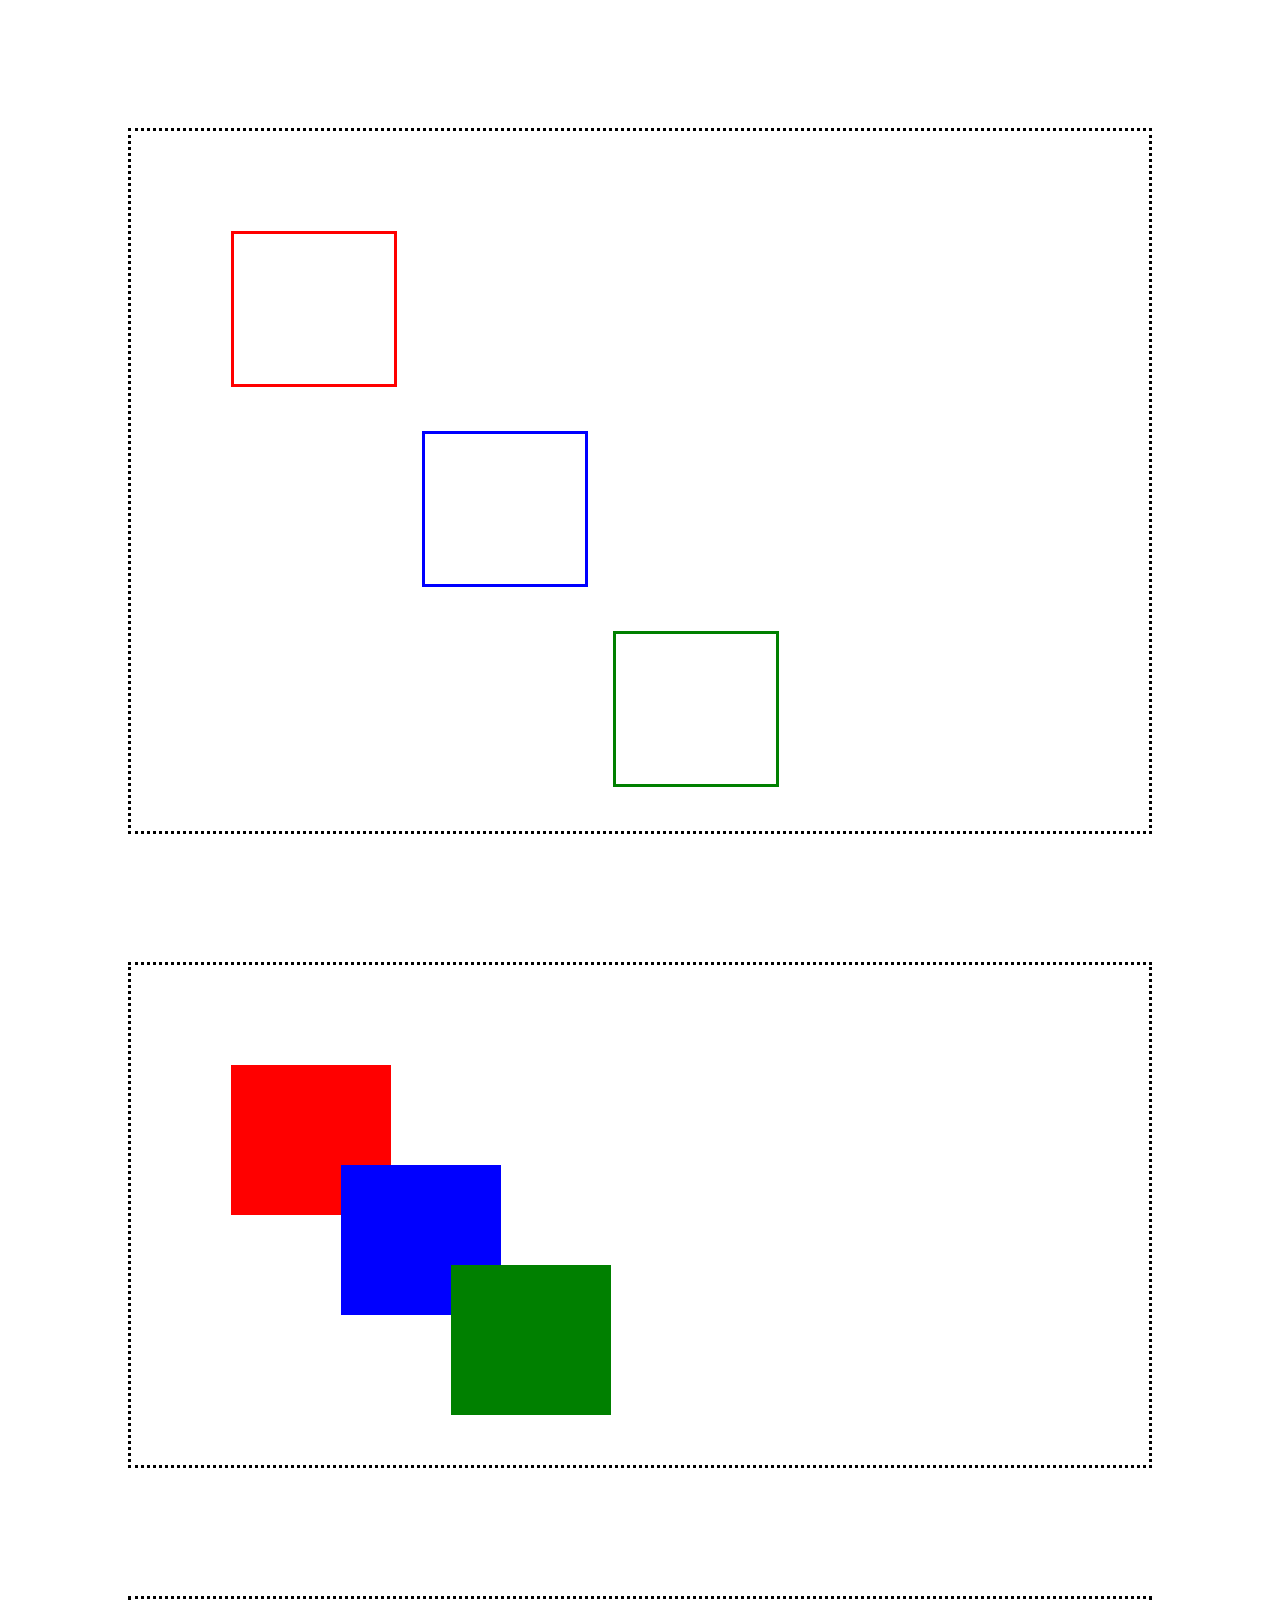
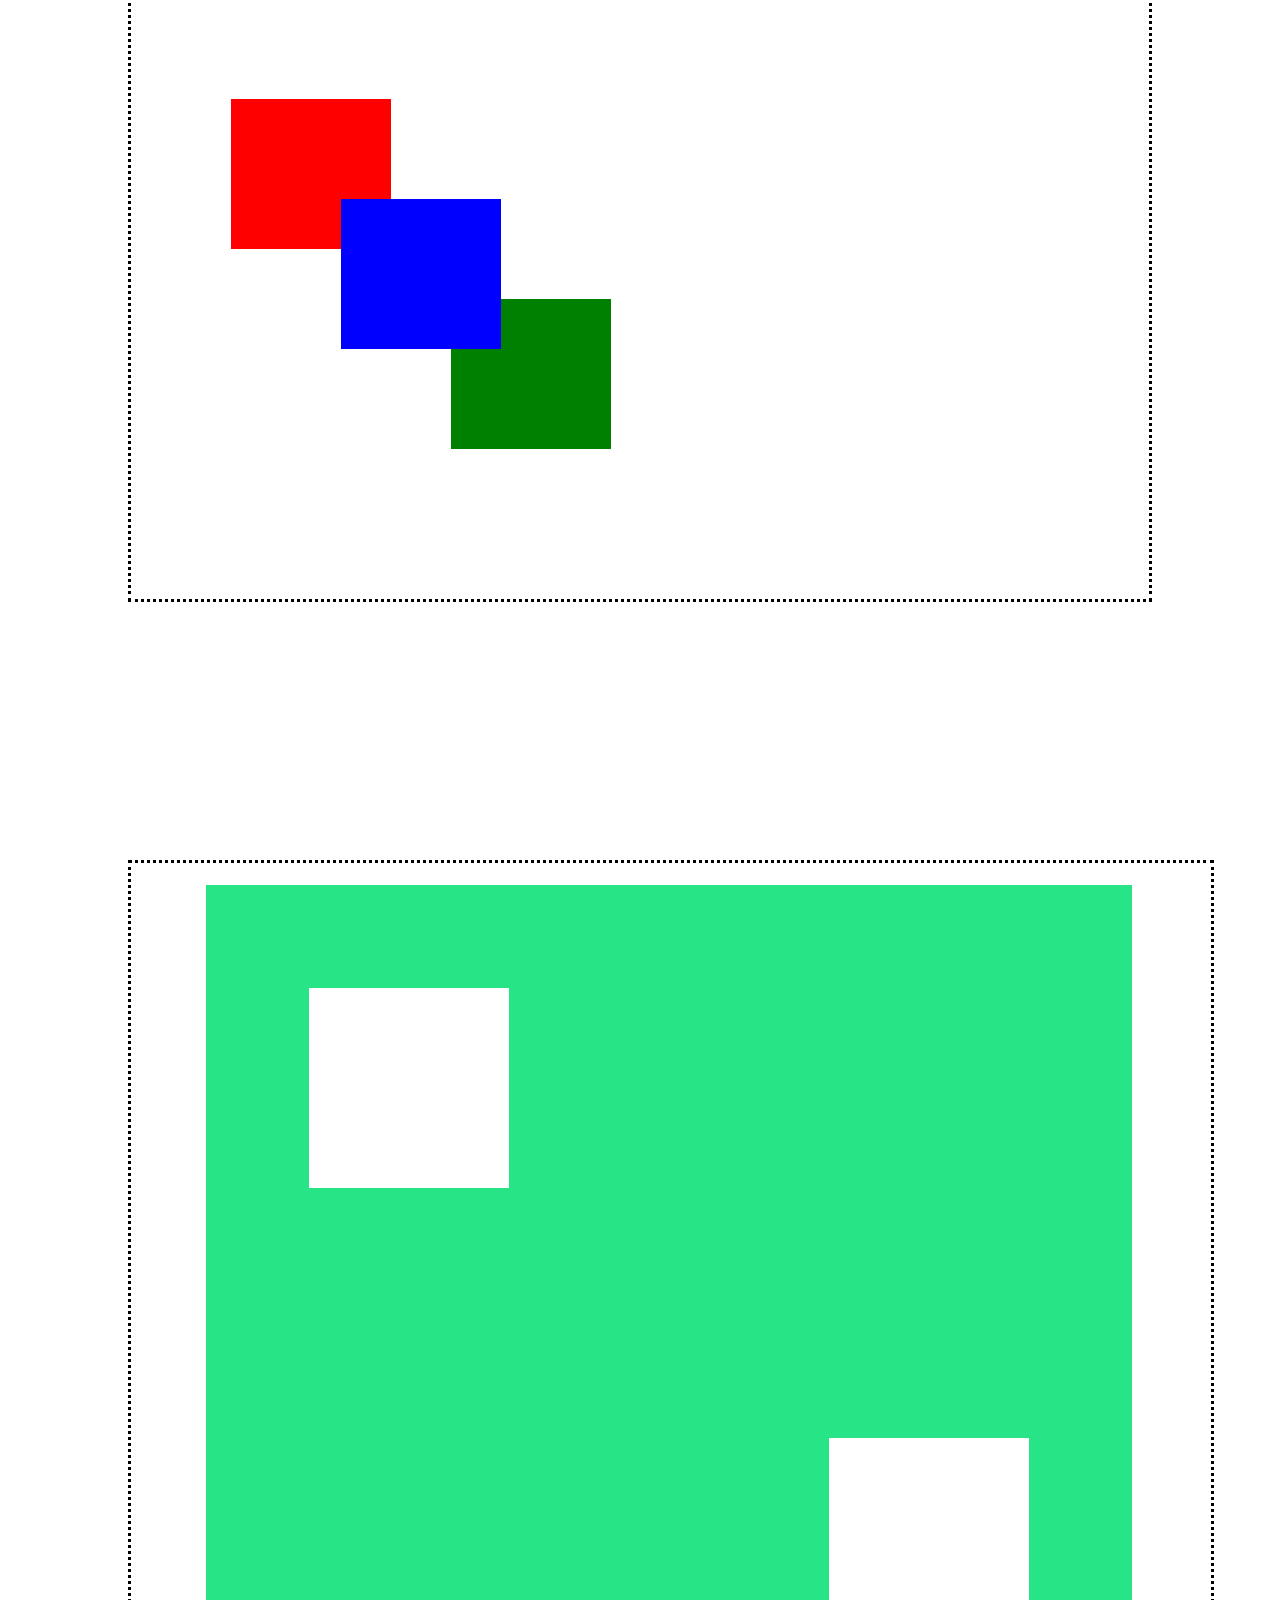
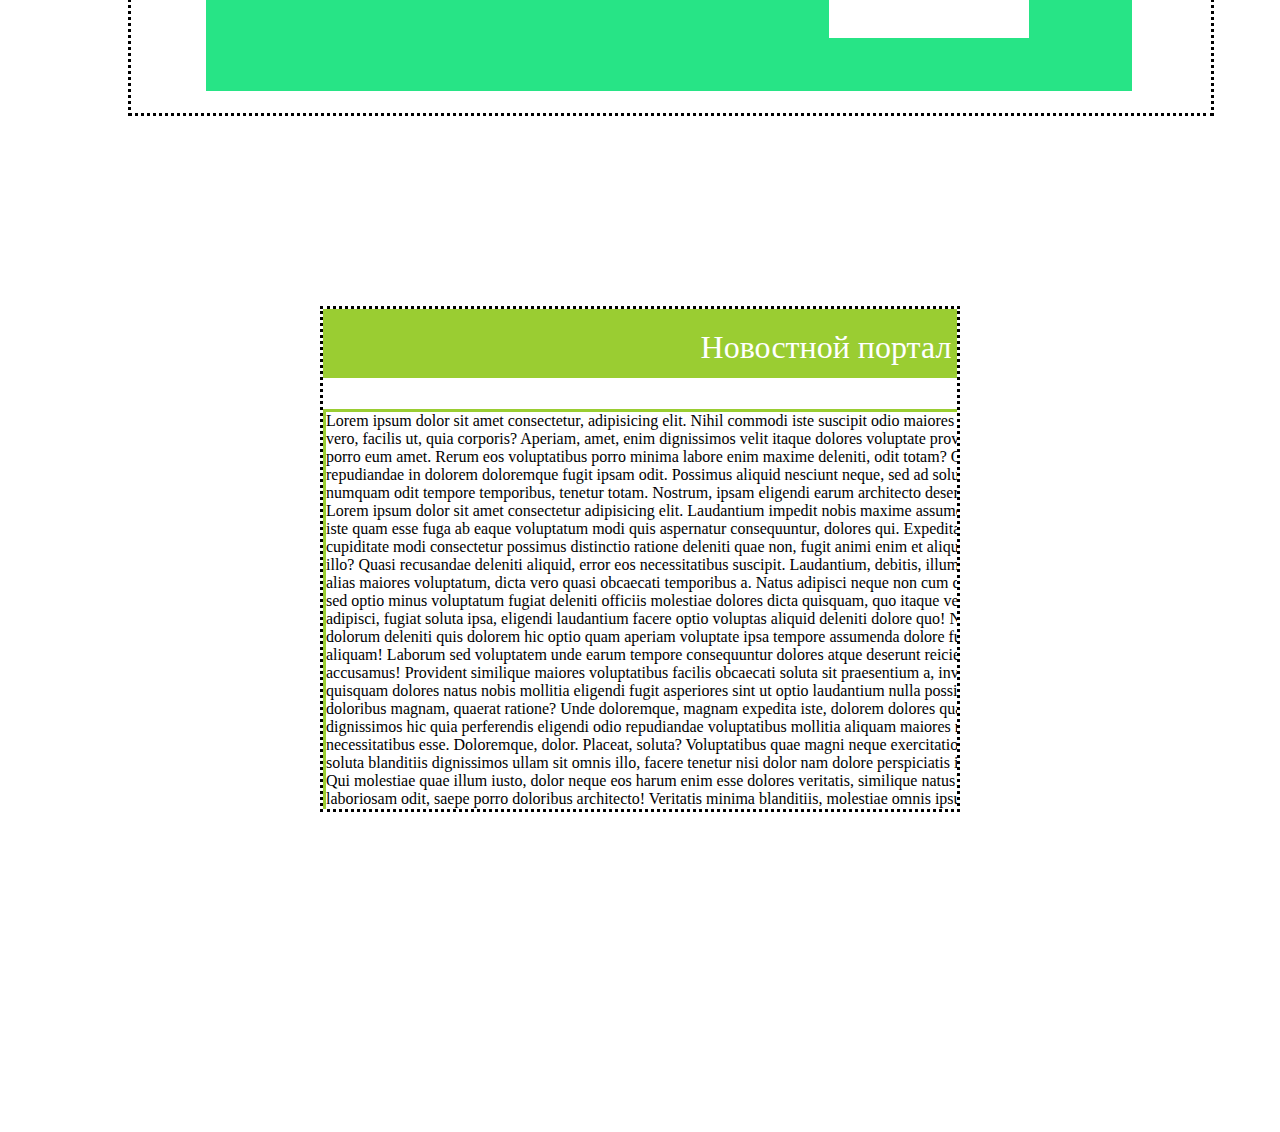
<file: position/index.html>
<!DOCTYPE html>
<html lang="en">
<head>
    <meta charset="UTF-8">
    <meta http-equiv="X-UA-Compatible" content="IE=edge">
    <meta name="viewport" content="width=device-width, initial-scale=1.0">
    <title>Position</title>
    <link rel="stylesheet" href="./style.css">
</head>
<body>
    <div class="first_day_out">
        <div class="redbox"></div>
        <div class="bluebox"></div>
        <div class="greenbox"></div>
    </div>
    <div class="second">
        <div class="redbox1"></div>
        <div class="bluebox1"></div>
        <div class="greenbox1"></div>
    </div>
    <div class="third">
        <div class="redbox2"></div>
        <div class="bluebox2"></div>
        <div class="greenbox2"></div>
    </div>
    <div class="one_family">
        <div class="two_family">
            <div class="cube1"></div>
            <div class="cube2"></div>
        </div>
    </div>
    <div class="fifth">
        <div class="blocktext">
            <font color="white" size="6" class="GG">Новостной портал</font>
        </div>
        <div class="samtext">
            <p>Lorem ipsum dolor sit amet consectetur, adipisicing elit. Nihil commodi iste suscipit odio maiores enim tenetur libero maxime, autem quaerat laboriosam vero, facilis ut, quia corporis? Aperiam, amet, enim dignissimos velit itaque dolores voluptate provident quos beatae qui et exercitationem! Illum vitae porro eum amet. Rerum eos voluptatibus porro minima labore enim maxime deleniti, odit totam? Officia eos, dolor totam adipisci nisi deserunt, repudiandae in dolorem doloremque fugit ipsam odit. Possimus aliquid nesciunt neque, sed ad soluta quo natus. Quos eveniet quo maiores beatae voluptates numquam odit tempore temporibus, tenetur totam. Nostrum, ipsam eligendi earum architecto deserunt perspiciatis omnis necessitatibus?</p>
            <p>Lorem ipsum dolor sit amet consectetur adipisicing elit. Laudantium impedit nobis maxime assumenda sint similique possimus enim iure, beatae distinctio iste quam esse fuga ab eaque voluptatum modi quis aspernatur consequuntur, dolores qui. Expedita odit, vitae deserunt voluptas officiis molestias! Aperiam cupiditate modi consectetur possimus distinctio ratione deleniti quae non, fugit animi enim et aliquid quos nostrum quidem cum dolorum perspiciatis itaque illo? Quasi recusandae deleniti aliquid, error eos necessitatibus suscipit. Laudantium, debitis, illum numquam repellendus necessitatibus ratione aspernatur alias maiores voluptatum, dicta vero quasi obcaecati temporibus a. Natus adipisci neque non cum quis exercitationem odio, repudiandae porro aperiam esse sed optio minus voluptatum fugiat deleniti officiis molestiae dolores dicta quisquam, quo itaque velit et quos? Necessitatibus quia nam amet expedita adipisci, fugiat soluta ipsa, eligendi laudantium facere optio voluptas aliquid deleniti dolore quo! Nihil minus eos, temporibus, non voluptas nesciunt sit dolorum deleniti quis dolorem hic optio quam aperiam voluptate ipsa tempore assumenda dolore fugiat, iure fuga commodi enim necessitatibus tenetur aliquam! Laborum sed voluptatem unde earum tempore consequuntur dolores atque deserunt reiciendis asperiores distinctio, placeat, blanditiis sapiente accusamus! Provident similique maiores voluptatibus facilis obcaecati soluta sit praesentium a, inventore, numquam sint distinctio? Omnis repellendus quisquam dolores natus nobis mollitia eligendi fugit asperiores sint ut optio laudantium nulla possimus quidem quae, corrupti enim commodi iusto doloribus magnam, quaerat ratione? Unde doloremque, magnam expedita iste, dolorem dolores quas eaque aut soluta voluptate laborum natus. Minima dignissimos hic quia perferendis eligendi odio repudiandae voluptatibus mollitia aliquam maiores nisi omnis, excepturi asperiores itaque, ex qui in quae necessitatibus esse. Doloremque, dolor. Placeat, soluta? Voluptatibus quae magni neque exercitationem. Perferendis, obcaecati suscipit error sunt sapiente soluta blanditiis dignissimos ullam sit omnis illo, facere tenetur nisi dolor nam dolore perspiciatis itaque in facilis? Quas, soluta tenetur. Ex, perspiciatis? Qui molestiae quae illum iusto, dolor neque eos harum enim esse dolores veritatis, similique natus! Rem suscipit dolore quae non ipsa vel odio nemo laboriosam odit, saepe porro doloribus architecto! Veritatis minima blanditiis, molestiae omnis ipsum eius eum, voluptates maxime deleniti quasi reiciendis dolore doloremque temporibus debitis necessitatibus officiis ipsam minus, eaque id? Vero repellendus officia quaerat rerum a dicta provident laudantium. Ipsum, veritatis? Quod at ducimus voluptatum quos reiciendis qui, earum numquam rem quas eaque eligendi tempore porro tenetur sint, dolores modi corporis consectetur excepturi voluptas non! Aperiam nisi, facere culpa delectus exercitationem error accusamus fugiat ab sed illum? Commodi suscipit labore debitis nemo hic iure possimus quaerat sunt optio, dicta, laudantium placeat exercitationem a error atque maiores, quo repudiandae velit? Soluta quasi ipsam, eius eligendi aut tempora mollitia reiciendis hic temporibus quas nulla aliquid, saepe voluptates, repellat beatae magni expedita animi facilis ipsum cum at asperiores dolores minus error? Ut doloribus saepe possimus assumenda quasi veritatis dignissimos, odio sequi dolore eos. Cumque illo deserunt necessitatibus. Impedit, officiis ducimus. Qui consequatur placeat quaerat. Aliquam nemo cumque autem obcaecati alias sapiente nesciunt, repudiandae iure eius saepe eaque odit! Esse minus dolor cupiditate autem ratione, ad vero dolorum accusantium perspiciatis velit quaerat, maxime possimus id, omnis maiores.</p>
            <p>Lorem ipsum dolor sit amet consectetur adipisicing elit. Temporibus voluptates ipsa culpa placeat nostrum harum mollitia quam doloremque dolorum sapiente nihil, consectetur blanditiis hic delectus eligendi alias inventore, voluptatem qui? Minus impedit adipisci enim aliquid odit in assumenda non rerum doloribus beatae eum veritatis alias corporis explicabo, nam ad magni cupiditate vel necessitatibus excepturi provident omnis quisquam nobis sint. Voluptatum vero, cupiditate voluptas sed illo est tenetur reiciendis facilis, ipsam alias impedit quasi quibusdam, corporis atque magni earum adipisci. Quidem, placeat eligendi. Natus sint aliquid provident eaque nostrum iusto sunt amet dolores aut soluta enim quas molestiae, vitae vero facere odit impedit distinctio delectus, fugiat perspiciatis saepe alias omnis ad? Consequuntur accusamus quibusdam, reiciendis illo doloremque magnam voluptatibus ipsam mollitia! Corrupti enim aliquid commodi. Vero non debitis cupiditate doloremque est laboriosam velit recusandae eius similique. Quidem eius rerum provident. Repellendus voluptatibus harum tempore dolorem, facilis libero ea hic voluptas tenetur quam earum officiis sapiente soluta vitae provident illum fugiat suscipit et incidunt natus possimus distinctio ratione. Dolores qui deleniti quod sequi iusto asperiores accusamus illo voluptatem, quisquam deserunt consequatur labore esse voluptate ducimus non nesciunt? Laborum suscipit quam, molestiae, doloremque animi commodi eaque libero assumenda autem impedit quisquam porro quos ut cumque! A obcaecati distinctio consequatur accusamus delectus blanditiis corporis ipsa laboriosam perspiciatis quia? Modi, libero itaque corrupti unde ut quos maxime autem dolor facere labore eius expedita exercitationem reprehenderit iure maiores quisquam eligendi quo ratione numquam eveniet quasi aut? Excepturi cum voluptates aliquid voluptatibus velit possimus, quaerat quasi quas eligendi architecto, quae ullam id maiores animi placeat harum perferendis dolor ipsa rem exercitationem! Eum atque quibusdam ipsa eveniet, error nam. Assumenda sunt vel mollitia, sequi eveniet deserunt, alias reprehenderit provident, deleniti itaque laudantium similique in culpa asperiores quod. Aspernatur debitis pariatur asperiores eum omnis. Provident perferendis temporibus eaque minus accusamus? Quod, perferendis qui, voluptates placeat similique a maiores maxime enim, excepturi pariatur repellendus consequuntur? Ratione, aut distinctio! Architecto veniam quisquam voluptatem maiores quos ratione cumque eligendi culpa laboriosam adipisci unde ipsa iusto quia beatae enim sequi at error iste est doloribus numquam, quod nihil tenetur! Enim illo totam tempore molestias sapiente voluptatum blanditiis, magnam veritatis dolor vel hic neque. Voluptatibus fuga quidem vitae tenetur maiores aut ipsam neque, labore ipsa laudantium beatae quaerat, nemo esse pariatur delectus deserunt, qui modi repudiandae? Maiores beatae esse hic eius modi in ad optio voluptatum nulla neque amet quas doloremque dolor, inventore, similique quasi placeat. Magni autem architecto odit sint blanditiis voluptatem molestias dolorem inventore dicta provident? Voluptate facilis eveniet, illum dolorum neque qui fugit eum, veritatis deserunt exercitationem aperiam doloribus eos, consectetur dolores quod vero mollitia culpa illo sed natus debitis perferendis? Quis cum possimus adipisci aut ad, deleniti nisi nesciunt at eligendi recusandae porro, explicabo dolorem suscipit sint labore molestiae ratione dolor! Consectetur, est sed nobis numquam nostrum delectus debitis sequi? Voluptas eum neque ullam. Eius, tempore. Temporibus blanditiis illo alias, laborum beatae sed sapiente qui a dolorem suscipit est, cum ut laudantium magnam! Molestiae aut cumque, dolores debitis consequuntur odio.</p>
        </div>
    </div>
</body>
</html>
</file>
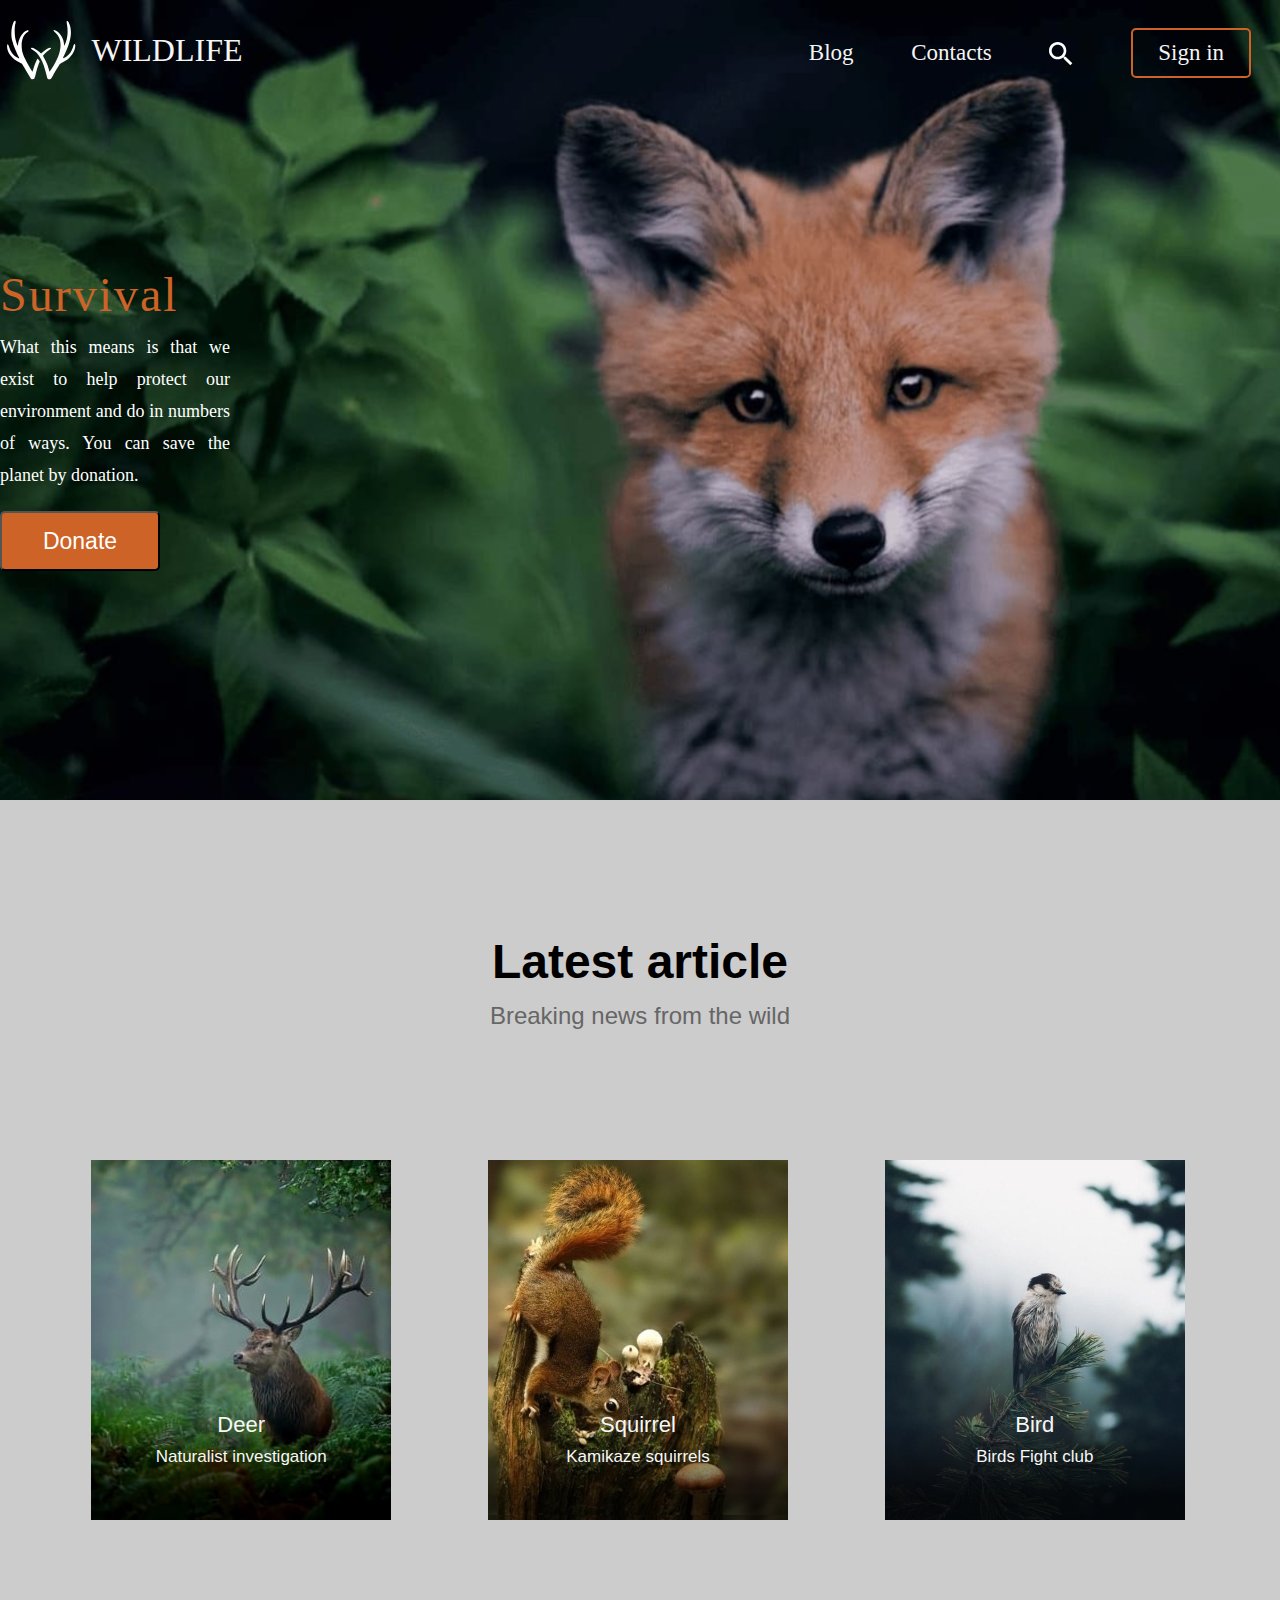
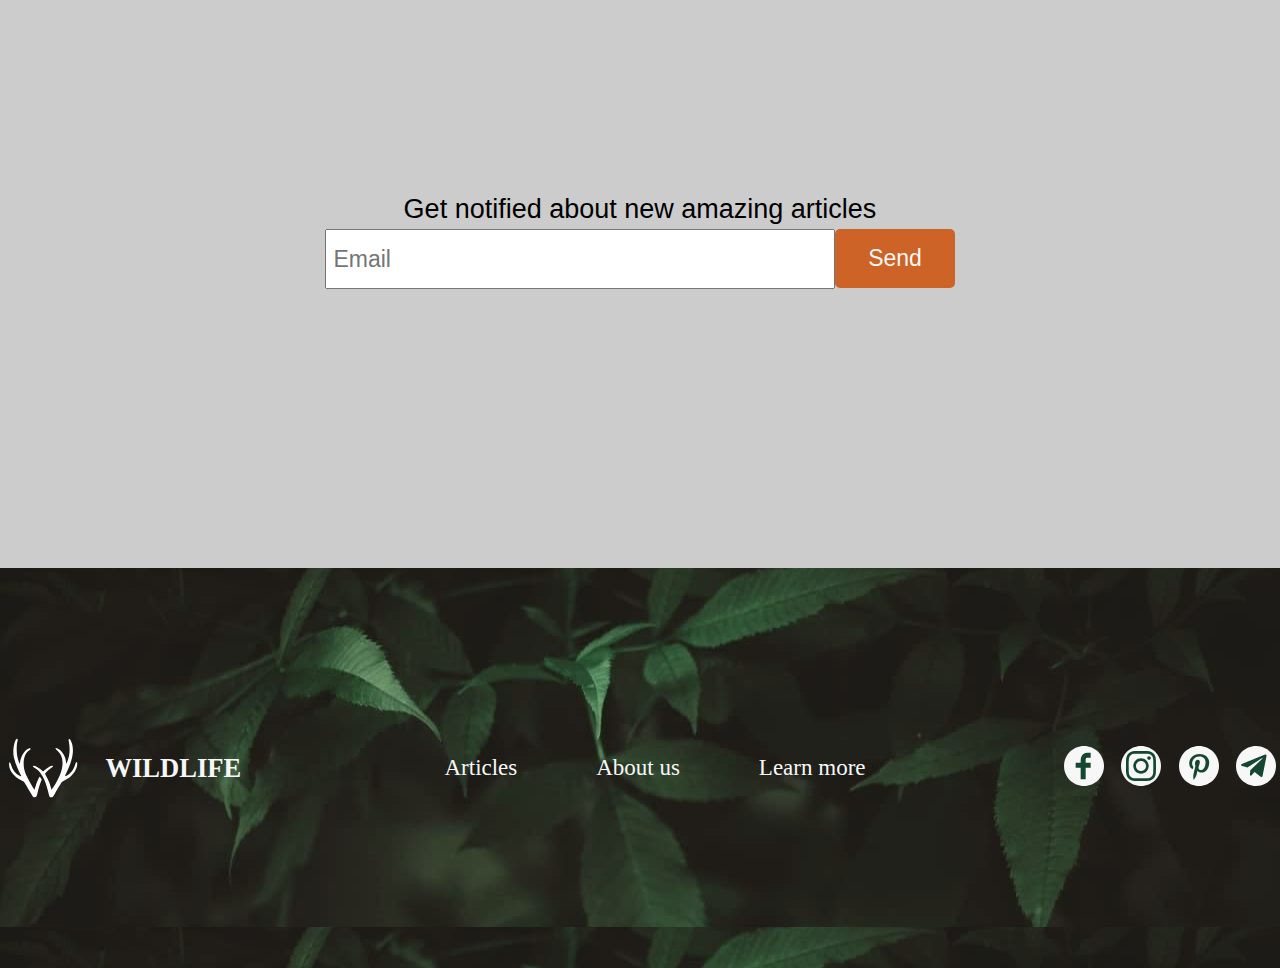
<file: wildlife/index.html>
<!DOCTYPE html>
<html lang="en">
<head>
    <meta charset="UTF-8">
    <meta http-equiv="X-UA-Compatible" content="IE=edge">
    <meta name="viewport" content="width=device-width, initial-scale=1.0">
    <title>header</title>
    <link rel="stylesheet" href="./style.css">
</head>
<body>
    <div class="header">
        <header class="head">
            <div class="header__left">
                <nav class="menu__logo__left">
                    <ul class="logo__left">
                        <li><a href=""><img src="./asserts/logo.svg" alt=""></a></li>
                        <li><a href="#" class="textlogo">WILDLIFE</a></li>
                    </ul>
                </nav>
                <div class="cube">
                </div>
                <div class="survival">
                    <ul class="surv__table">
                        <li class="survival__visual">
                            <a href="#" class="visual">Survival</a>
                        </li>
                        <li class="surv__text">
                            What this means is that we exist to help protect
                        our environment and do in numbers of ways.
                        You can save the planet by donation.
                        </li>
                        <li>
                            <button class="donate">
                                Donate
                            </button>
                        </li>
                    </ul>
                </div>
            </div>
            <div class="header__right">
                <nav class="info">
                    <ul class="info__block">
                        <li class="block">
                            <a href="#" class="nav__block">
                                Blog
                            </a>
                        </li>
                        <li class="block">
                            <a href="#" class="nav__block">
                                Contacts
                            </a>
                        </li>
                        <li class="block">
                            <a href="#" class="nav__block">
                                <img src="./asserts/pupa.svg" alt="" class="pupa">
                            </a>
                        </li>
                        <li class="block">
                            <a href="#" class="sign">
                                Sign in
                            </a>
                        </li>
                    </ul>
                </nav>
            </div>
        </header>
    </div>
    <div class="block_art">
        <div class="articles__2">
            <div class="articles__text">
                <ul>
                    <li class="Latest__art">
                        <h4>
                            Latest article
                        </h4>
                    </li>
                    <li class="Breaking__news">
                        Breaking news from the wild
                    </li>
                </ul>
            </div>
            <div class="book__info">
              <div class="arrow__left">
                    <a href="#">
                      <img src="./asserts/strela1.svg" alt="">
                    </a>
              </div>
                <div class="Deer">
                    <div class="block__text__d"></div>
                        <ul class="txt">
                            <li class="DEER">
                                Deer
                            </li>
                            <li class="DEER_NAT">
                                Naturalist investigation
                            </li>
                        </ul>
                </div>
                <div class="Squirrel__block">
                    <div class="block__text__d"></div>
                        <ul class="txt">
                            <li class="Squirrel">
                                Squirrel
                            </li>
                            <li class="Squirrel_K">
                                Kamikaze squirrels
                            </li>
                        </ul>
                </div>
                <div class="Bird_block">
                    <div class="block__text__d"></div>
                        <ul class="txt">
                            <li class="Bird">
                                Bird
                            </li>
                            <li class="Bird_F">
                                Birds Fight club
                            </li>
                        </ul>
                </div>
                <div class="arrow__right">
                    <a href="#">
                        <img src="./asserts/strela2.svg" alt="">
                    </a>
                </div>
            </div>
            <div class="ntf">
                <div class="ntf_text">
                    Get notified about new amazing articles
                </div>
                <div class="email__and_send">
                    <form action="">
                        <div class="EMSE">
                            <input type="Text" placeholder=" Email" class="Email" >
                            <input type="submit" class="Send" value="Send">
                        </div>
                    </form>
                </div>
            </div>
        </div>
    </div>
    <div class="_footer_">
        <footer class="footer">
            <div class="bottom__footer">
                <nav class="bottom__nav">
                    <div>
                        <a href="#">
                            <img src="./asserts/logo.svg" alt="">
                        </a>
                    </div>
                    <div class="rar">
                        <a href="#" ><h5 class="wildlife">WILDLIFE</h5></a>
                    </div>
                </nav>
                <nav class="panel__nav">
                    <ul class="panel__text">
                        <li>
                            <a href="#" class="__Articles__">Articles</a>
                        </li>
                        <li>
                            <a href="#" class="__About__">About us</a>
                        </li>
                        <li>
                            <a href="#" class="__Learn__">Learn more</a>
                        </li>
                    </ul>
                </nav>
                <nav class="soc__seti">
                    <ul class="socseti">
                        <li class="FACE"><a href="#" class=""><img src="./asserts/Face.svg" alt=""></a></li>
                        <li class="inst"><a href="#" class=""><img src="./asserts/inst.svg" alt=""></a></li>
                        <li class="PIN"><a href="#"><img src="./asserts/Pin.svg" alt=""></a></li>
                        <li class="TG"><a href="#"><img src="./asserts/TG.svg" alt=""></a></li>
                    </ul>
                </nav>
            </div>
        </footer>
    </div>
    <h1 class="close">
        Wildlife
    </h1>
</body>
</html>
</file>
<file: position/style.css>
*{
    margin: 0%;
    padding: 0%;
}

.first_day_out{
    display: flex;
    top: 130px;
    height: 700px;
    margin: 10%;
    background-color: white;
    border: dotted;
}

.redbox{
    display: flex;
    position: relative;
    top: 100px;
    left: 100px;
    height: 150px;
    width: 160px;
    color: red;
    border: solid;
}

.bluebox{
    display: flex;
    position: relative;
    top: 300px;
    left: 125px;
    height: 150px;
    width: 160px;
    color: blue;
    border: solid;
}

.greenbox{
    display: flex;
    position: relative;
    top: 500px;
    left: 150px;
    height: 150px;
    width: 160px;
    color: green;
    border: solid;
}

.second{
    display: flex;
    top: 130px;
    height: 500px;
    margin: 10%;
    background-color: white;
    border: dotted;
}

.redbox1{
    display: flex;
    position: relative;
    top: 100px;
    left: 100px;
    height: 150px;
    width: 160px;
    background-color: red;
}

.bluebox1{
    display: flex;
    position: relative;
    top: 200px;
    left: 50px;
    height: 150px;
    width: 160px;
    background-color: blue;
}

.greenbox1{
    display: flex;
    position: relative;
    top: 300px;
    left: 0px;
    height: 150px;
    width: 160px;
    background-color: green;
}

.third{
    display: flex;
    top: 130px;
    height: 600px;
    margin: 10%;
    background-color: white;
    border: dotted;
}

.redbox2{
    display: flex;
    position: relative;
    top: 100px;
    left: 100px;
    height: 150px;
    width: 160px;
    background-color: red;
}

.bluebox2{
    display: flex;
    position: relative;
    z-index: 2;
    top: 200px;
    left: 50px;
    height: 150px;
    width: 160px;
    background-color: blue;
}

.greenbox2{
    display: flex;
    position: relative;
    top: 300px;
    left: 0px;
    height: 150px;
    width: 160px;
    background-color: green;
}

.one_family{
    display: flex;
    position: relative;
    top: 130px;
    height: 850px;
    width: 1080px;
    margin: 10%;
    background-color: white;
    border: dotted;
}

.two_family{
    display: flex;
    position: relative;
    width: 920px;
    height: 800px;
    border: solid;
    border-color: rgb(39, 228, 134);
    background-color: rgb(39, 228, 134) ;
    left: 75px;
    top: 22px;
}

.cube1{
    display: flex;
    position: relative;
    top: 100px;
    left: 100px;
    height: 200px;
    width: 200px;
    background-color: white;
}

.cube2{
    display: flex;
    position: relative;
    top: 550px;
    left: 420px;
    height: 200px;
    width: 200px;
    background-color: white;
}

.fifth{
    display: flex;
    position: relative;
    height: 500px;
    margin: 25%;
    top: 0px;
    background-color: white;
    border: dotted; 
    flex-direction: column;
    overflow: scroll;
}

.blocktext{
    display: flex;
    position: relative;
    height: -800px;
    width: 1006px;
    background-color: yellowgreen;
    flex-direction: row;
    text-align: center;
    justify-content: center;
    align-items: center;
    padding-bottom: 5%;
    margin-bottom: 5%;
}

.samtext{
    display: flex;
     position: relative;
     border: solid;
     border-color:yellowgreen ;
     flex-direction: column;
     width: 1000px;
     top: 0px;
}

.GG{
    display: flex;
    position: relative;
    top: 20px;
}
</file>
<file: wildlife/style.css>
*{
    margin: 0;
    padding: 0;
    text-decoration: none;
    box-sizing: border-box;
    list-style-type: none;
}

body{
    display: flex;
    background: url(./asserts/phonk.svg);
    background-attachment: fixed;
    background-size: cover;
    flex-direction: column;
    align-items: center;
}

.header{
    display: flex;
    height: 800px;
    width: 100%;
    justify-content: space-between;
    background-position: center;
    max-width: 1440px;
}

.head{
    display: flex;
    height: 800px;
    width: 100%;
    justify-content: space-between;
    background-position: center;
    max-width: 1440px;
}

.header__left{
    width: 100%;
    height: 50px;
    max-width: 250px;
    padding-top: 20px;
}

.menu__logo__left{
    font-style: normal;
    font-size: 32px;
    font-weight: 400px;
    font-family: Open Sans;
    line-height: 60px;
    text-align: left;
}

.logo__left{
    display: flex;
    justify-content: space-around;
}

.textlogo{
    color: whitesmoke;
}

.textlogo:hover{
    color: #CD6326;
    transition: 1.5s;
}

.header__right{
    width: 100%;
    height: 60px;
    max-width: 500px;
    padding-top: 21px;
}

.info{
    font-weight: 430px;
    font-size: 23px;
    font-family: Open Sans;
    line-height: 50px;
}

.info__block{
    display: flex;
    color: whitesmoke;
    justify-content: space-around;
    align-items: center;
}

.nav__block{
    color: whitesmoke;
}

.nav__block:hover{
    color: #CD6326;
    transition: 1.5s;
}

.sign{
    border: 2px solid #CD6326;
    box-sizing: border-box;
    border-radius: 5px;
    width: 120px;
    height: 50px;
    justify-content: center;
    font-family: Open Sans;
    font-style: normal;
    font-weight: normal;
    font-size: 23px;
    line-height: 20px;
    display: flex;
    justify-content: center;
    align-items: center;
    color: whitesmoke;
}

.close{
    position: absolute;
    font-size: 0px;
}

.pupa{
    padding-top: 21px;
}

.sign:hover{
    background: #CD6326;
    transition: 0.3s;
}

.cube{
    height: 160px;
}

.survival{
    width: 274px;
    height: 340px;
}

.survival__visual{
    line-height: 72px;
    letter-spacing: 2px;
    font-family: Open Sans;
    font-style: normal;
    font-weight: normal;
    font-size: 48px;
    color: #CD6326;
}

.surv__table{
    font-family: -apple-system, BlinkMacSystemFont, 'Segoe UI', Roboto, Oxygen, Ubuntu, Cantarell, 'Open Sans', 'Helvetica Neue', sans-serif;
}

.surv__text{
    color: white;
    display: flex;
    width: 230px;
    height: 180px;
    font-style: normal;
    font-weight: normal;
    font-size: 18px;
    line-height: 32px;
    font-family: Open Sans;
    text-align: justify;

}

.donate{
    color: white;
    background: #CD6326;
    width: 160px;
    height: 60px;
    left: 120px;
    top: 479px;
    text-align: center;
    border-radius: 5px;
    line-height: 27px;
    font-size: 23px;
}

.donate:hover{
    transform: scale(1.2,1.2);
}

.visual{
    color: #CD6326;
}

.block_art{
    display: flex;
    justify-content: center;
}

.articles__2{
    width: 1000%;
    height: 1368px;
    max-width: 1440px;
    border-radius: 0px;
    background-color:#CCCCCC;
}

.articles__text{
    height: 360px;
    display: flex;
    align-items: center;
    justify-content: center;
}

.Latest__art{
    font-size: 48px;
    line-height: 72px;
    font-family: -apple-system, BlinkMacSystemFont, 'Segoe UI', Roboto, Oxygen, Ubuntu, Cantarell, 'Open Sans', 'Helvetica Neue', sans-serif;
    font-style: normal;
    font-weight: normal;
    text-align: center;
    color: black;
}

.h4{
    color: black;
}

.Breaking__news{
    font-size: 24px;
    line-height: 36px;
    font-family: -apple-system, BlinkMacSystemFont, 'Segoe UI', Roboto, Oxygen, Ubuntu, Cantarell, 'Open Sans', 'Helvetica Neue', sans-serif;
    font-style: normal;
    font-weight: normal;
    text-align: center;
    color: #666666;
}

.book__info{
    display: flex;
    justify-content: space-around;
    align-items: center;
    width: 100%;
    height: 360px;
    max-width: 1440px;
}

.Deer{
    width: 300px;
    height: 360px;
    background: url(./asserts/Deer.svg);
}

.block__text__d{
    height: 247px;
}

.txt{
    font-family: -apple-system, BlinkMacSystemFont, 'Segoe UI', Roboto, Oxygen, Ubuntu, Cantarell, 'Open Sans', 'Helvetica Neue', sans-serif;
    line-height: 40px;
    font-size: 27px;
    color: #F7f7f7;
}

.DEER{
    font-family: -apple-system, BlinkMacSystemFont, 'Segoe UI', Roboto, Oxygen, Ubuntu, Cantarell, 'Open Sans', 'Helvetica Neue', sans-serif;
    font-size: 22px;
    line-height: 36px;
    font-style: normal;
    font-weight: normal;
    text-align: center;
    color: #F7f7f7;
}
.DEER_NAT{
    font-size: 17px;
    line-height: 27px;
    font-family: -apple-system, BlinkMacSystemFont, 'Segoe UI', Roboto, Oxygen, Ubuntu, Cantarell, 'Open Sans', 'Helvetica Neue', sans-serif;
    font-style: normal;
    font-weight: normal;
    text-align: center;
    color: #F7f7f7;
}

.Squirrel__block{
    width: 300px;
    height: 360px;
    background: url(./asserts/Squirrel.svg);
}

.Squirrel{
    font-size: 22px;
    line-height: 36px;
    font-family: -apple-system, BlinkMacSystemFont, 'Segoe UI', Roboto, Oxygen, Ubuntu, Cantarell, 'Open Sans', 'Helvetica Neue', sans-serif;
    font-style: normal;
    font-weight: normal;
    text-align: center;
    color: #F7f7f7;
}

.Squirrel_K{
    text-align: center;
    font-family: -apple-system, BlinkMacSystemFont, 'Segoe UI', Roboto, Oxygen, Ubuntu, Cantarell, 'Open Sans', 'Helvetica Neue', sans-serif;
    font-size: 17px;
    line-height: 27px;
    font-style: normal;
    font-weight: normal;
    color: #F7f7f7;
}

.Bird_block{
    width: 300px;
    height: 360px;
    background: url(./asserts/bird.svg);
}

.Bird{
    font-family: -apple-system, BlinkMacSystemFont, 'Segoe UI', Roboto, Oxygen, Ubuntu, Cantarell, 'Open Sans', 'Helvetica Neue', sans-serif;
    font-size: 22px;
    line-height: 36px;
    font-style: normal;
    font-weight: normal;
    text-align: center;
    color: #F7f7f7;
}

.Bird_F{
    font-family: -apple-system, BlinkMacSystemFont, 'Segoe UI', Roboto, Oxygen, Ubuntu, Cantarell, 'Open Sans', 'Helvetica Neue', sans-serif;
    font-size: 17px;
    line-height: 27px;
    font-style: normal;
    font-weight: normal;
    text-align: center;
    color: #F7f7f7;  
}

.ntf{
    width: 1440px;
    max-width: 100%;
    height: 638px;
    display: flex;
    flex-direction: column;
    justify-content: center;
    align-items: center;
}

.ntf_text{
    line-height: 40px;
    text-align: center;
    font-family: -apple-system, BlinkMacSystemFont, 'Segoe UI', Roboto, Oxygen, Ubuntu, Cantarell, 'Open Sans', 'Helvetica Neue', sans-serif;
    font-size: 27px;
    font-weight: normal;
    font-style: normal;
    color: black;
}

.email_and_text{
    margin: 40px;
}

.EMSE{
    display: flex;
}

.Email{
    display: flex;
    width: 510px;
    height: 60px;
    font-size: 23px;
    line-height: 27px;
    font-style: normal;
    font-weight: normal;
    align-items: center;
    font-family: -apple-system, BlinkMacSystemFont, 'Segoe UI', Roboto, Oxygen, Ubuntu, Cantarell, 'Open Sans', 'Helvetica Neue', sans-serif;
    color: black;
}

.Send{
    width: 120px;
    height: 59px;
    background: #CD6326;
    border: 3px solid #CD6326;
    border-radius: 5px;
    font-family: -apple-system, BlinkMacSystemFont, 'Segoe UI', Roboto, Oxygen, Ubuntu, Cantarell, 'Open Sans', 'Helvetica Neue', sans-serif;
    font-size: 23px;
    line-height: 27px;
    align-items: center;
    text-align: center;
    font-style: normal;
    font-weight: normal;
    text-decoration: none;
    color: #F7f7f7;
}

.arrow__left:hover{
    transform: rotate(10080deg);
    transition: 1s;
}

.arrow__right:hover{
    transform: rotate(10080deg);
    transition: 1s;
}

.Deer:hover{
    transform:scale(1.1, 1.1);
    transition: 1s;
}

.Squirrel__block:hover{
    transform:scale(1.1, 1.1);
    transition: 1s;
}

.Bird_block:hover{
    transform:scale(1.1, 1.1);
    transition: 1s;
}

.Send:hover{
        transform: scale(1.2,1.2);
}

._footer_{
    display: flex;
    justify-content: center;
}
.footer{
    display: flex;
    background-image: url(./asserts/phonks.svg);
    width: 1440px;
    max-width: 1440px;
}
.bottom__footer{
    display: flex;
    width: 2000px;
    height: 400px;
    max-width: 100%;
    justify-content:space-around;
    align-items: center;
}
.bottom__nav{
    display: flex;
    justify-content: space-around;
    width: 260px;
    height: 60px;
    font-size: 32px;
    font-family: -apple-system, BlinkMacSystemFont, 'Segoe UI', Roboto, Oxygen, Ubuntu, Cantarell, 'Open Sans', 'Helvetica Neue', sans-serif;
    font-style: normal;
    font-weight: normal;
    line-height: 60px;
    text-transform: uppercase;
}
.wildlife{
    color: #F7f7f7;
    font-family: Open Sans;
}
.panel__nav{
    display: flex;
    width: 500px;
    height: 50px;
    align-items: center;
    justify-content: space-around;
}
.panel__text{
    display: flex;
    width: 100%;
    justify-content: space-around;
}
.__Articles__{
    font-family: Open Sans;
    font-style: normal;
    font-weight: normal;
    font-size: 23px;
    line-height: 60px;
    color: #F7f7f7;
}
.__About__{
    color: #F7f7f7;
    font-family: Open Sans;
    font-style: normal;
    font-weight: normal;
    font-size: 23px;
    line-height: 60px;
}
.__Learn__{
    color: #F7f7f7;
    font-family: Open Sans;
    font-style: normal;
    font-weight: normal;
    font-size: 23px;
    line-height: 60px;
}
.soc__seti{
    display: flex;
    align-items:center;
    width: 230px;
    height: 50px;
}
.socseti{
    display: flex;
    justify-content: space-around;
    width: 100%;
}

.TG:hover{
    transform: rotate(360deg);
    transition: 1s;
}

.PIN:hover{
    transform: rotate(360deg);
    transition: 1s;
}

.inst:hover{
    transform: rotate(360deg);
    transition: 1s;
}

.FACE:hover{
    transform: rotate(360deg);
    transition: 1s;
}

.wildlife:hover{
    color: #CD6326;
    transition: 1.5s;
}

.__Articles__:hover{
    color: #CD6326;
    transition: 1.5s;
}

.__About__:hover{
    color: #CD6326;
    transition: 1.5s;
}

.__Learn__:hover{
    color: #CD6326;
    transition: 1.5s;
}
</file>
